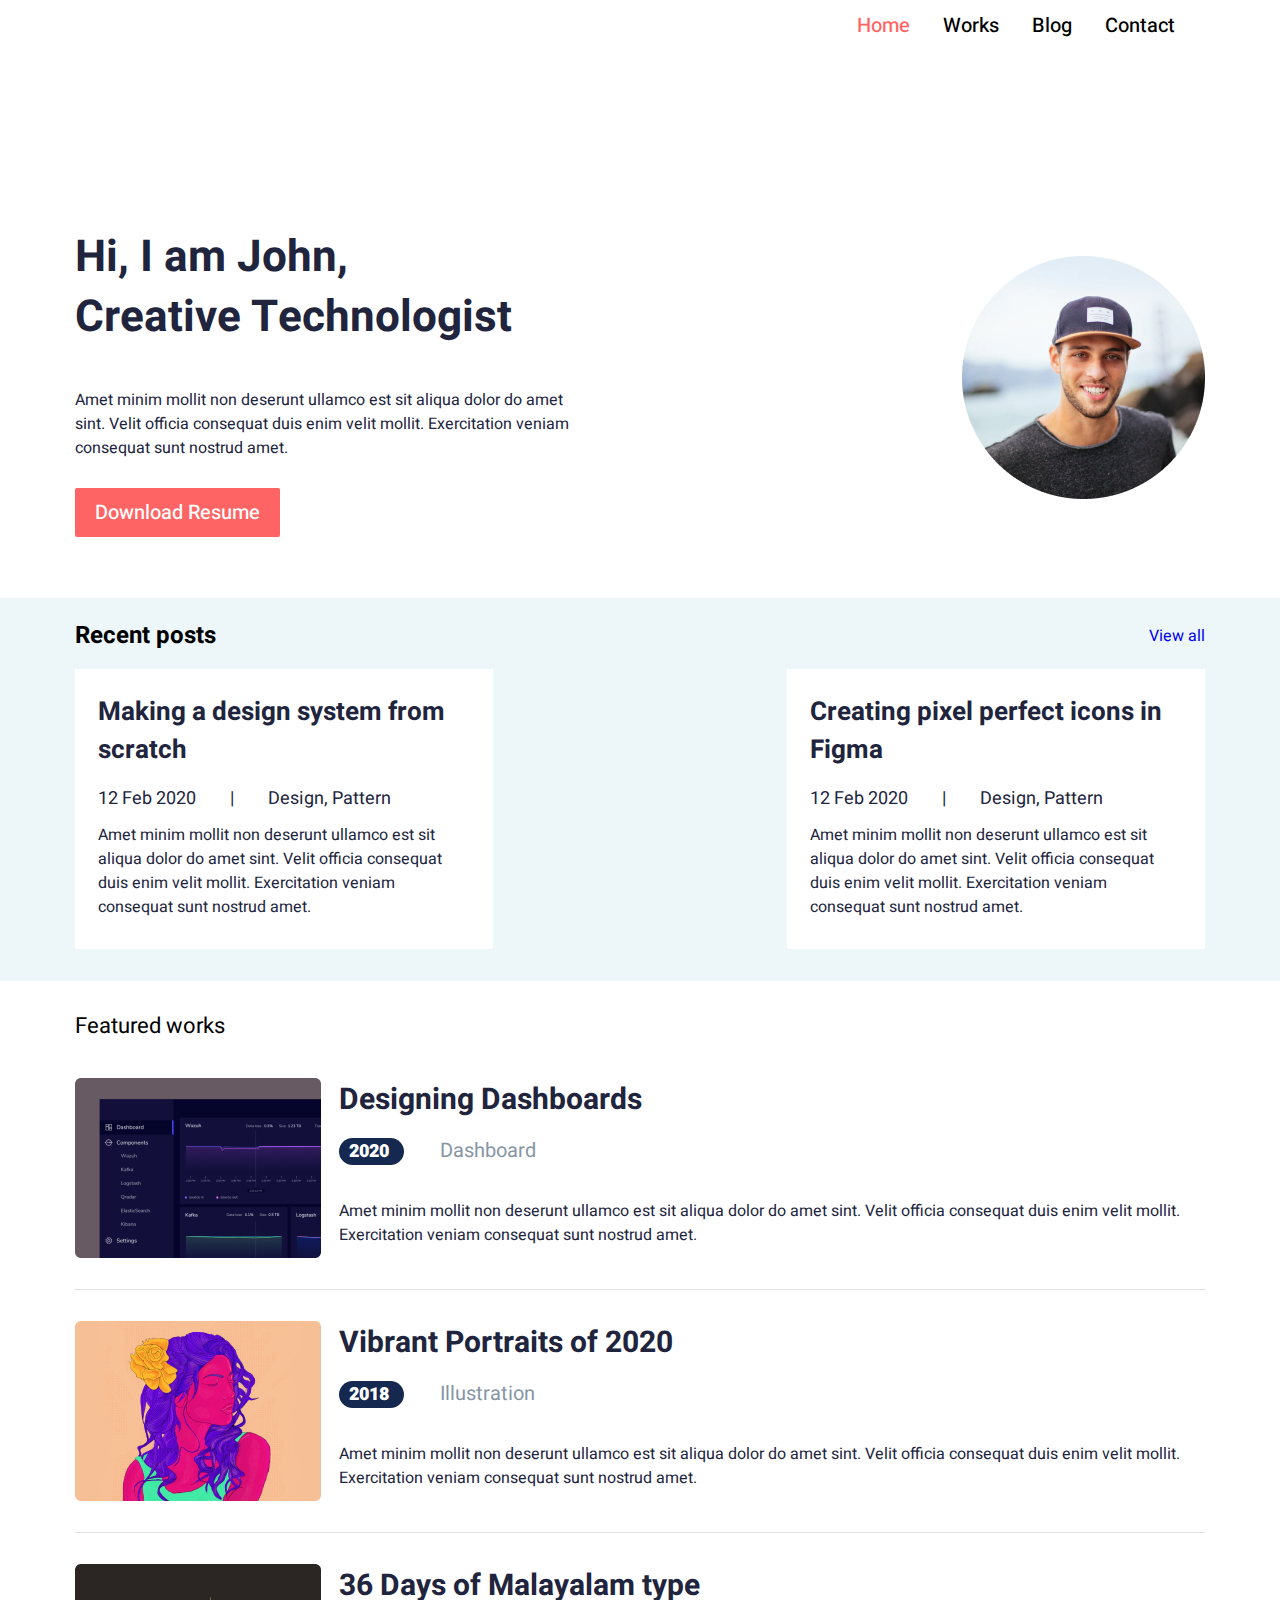
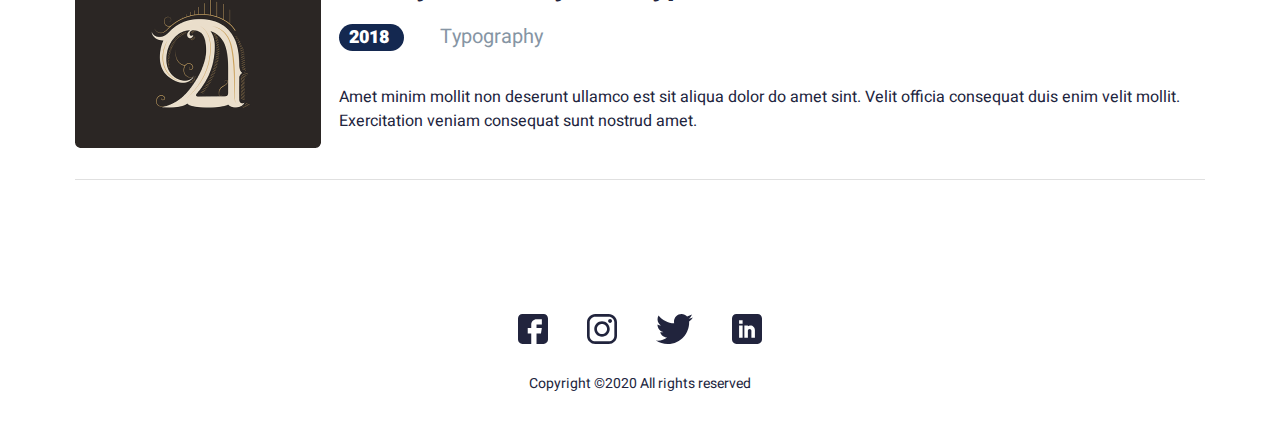
<file: index.html>
<!DOCTYPE html>
<html lang="en">
<head>
    <meta charset="UTF-8">
    <meta http-equiv="X-UA-Compatible" content="IE=edge">
    <meta name="viewport" content="width=device-width, initial-scale=1.0">
    <title>John-Page</title>
    <link href="https://fonts.googleapis.com/css2?family=Heebo:wght@400;500;700;900&display=swap" rel="stylesheet">
    <link rel="stylesheet" href="./css/style.css">
</head>
<body>
    
    <header class="header">
        <div class="container">
            <div class="header__wrapper">
                <div class="header__menu menu">
                    <div class="menu__icon">
                        <span></span>
                    </div>
                    <nav class="menu__body">
                        <ul class="menu__list">
                            <li class="menu__item">
                                <a class="menu__link" href="./index.html">
                                    Home
                                </a>
                            </li>
                            <li class="menu__item">
                                <a class="menu__link" href="./work.html">
                                    Works   
                                </a>
                            </li>
                            <li class="menu__item">
                                <a class="menu__link" href="./blog.html">
                                    Blog
                                </a>
                            </li>
                            <li class="menu__item">
                                <a class="menu__link" href="./contact.html">
                                    Contact
                                </a>
                            </li>
                        </ul>
                    </nav>
                </div>
            </div>
        </div>
    </header>

    <section class="hero">
        <div class="container">
            <div class="hero__wrapper">
                <div class="hero__content">
                    <h1 class="hero__title">
                        Hi, I am John,
                        Creative Technologist
                    </h1>
                    <p class="hero__descr">
                        Amet minim mollit non deserunt ullamco est sit aliqua dolor do amet sint. Velit officia consequat duis enim velit mollit. Exercitation veniam consequat sunt nostrud amet.
                    </p>
                    <a href="#" class="btn">
                        Download Resume
                    </a>
                </div>
                <img src="./img/logo_photo.png" class="hero__img"></img>
            </div>
        </div>
    </section>

    <section class="post">
        <div class="container">
            <div class="post__header">
                <h2 class="post__header-title">
                    Recent posts
                </h2>
                <a href="./blog.html" class="post__header-link">
                    View all
                </a>
            </div>
            <div class="post__inner">
                <div class="post__inner-item">
                    <h3 class="post__item-title">
                        Making a design system from scratch
                    </h3>
                    <div class="post__item-data">
                        <span>12 Feb 2020</span>
                        <span>|</span>
                        <span>Design, Pattern</span>
                    </div>
                    <div class="post__item-text">
                        <p>
                            Amet minim mollit non deserunt ullamco est sit aliqua dolor do amet sint. Velit officia consequat duis enim velit mollit. Exercitation veniam consequat sunt nostrud amet.
                        </p>
                    </div>
                </div>
                <div class="post__inner-item">
                    <h3 class="post__item-title">
                        Creating pixel perfect icons in Figma
                    </h3>
                    <div class="post__item-data">
                        <span>12 Feb 2020</span>
                        <span>|</span>
                        <span>Design, Pattern</span>
                    </div>
                    <div class="post__item-text">
                        <p>
                            Amet minim mollit non deserunt ullamco est sit aliqua dolor do amet sint. Velit officia consequat duis enim velit mollit. Exercitation veniam consequat sunt nostrud amet.
                        </p>
                    </div>
                </div>
            </div>
        </div>
    </section>

    <section class="works">
        <div class="container">
            <div class="works__wrapper">
                <h2 class="works__title">
                    Featured works
                </h2>

                <div class="works__item pt--none">
                    <img src="./img/home1.png" alt="" class="works__item-img">
                    <div class="works__item-content">
                        <a href="./work-detail.html" class="works__item-title">
                            Designing Dashboards
                        </a>
                        <div class="works__item-descr">
                            <span>
                                2020
                            </span>
                            <span>
                                Dashboard
                            </span>
                        </div>
                        <div class="works__item-text">
                            <p>
                                Amet minim mollit non deserunt ullamco est sit aliqua dolor do amet sint. Velit officia consequat duis enim velit mollit. Exercitation veniam consequat sunt nostrud amet.
                            </p>
                        </div>
                    </div>
                </div>
                <div class="works__item">
                    <img src="./img/home2.png" alt="" class="works__item-img">
                    <div class="works__item-content">
                        <a href="./work-detail.html" class="works__item-title">
                            Vibrant Portraits of 2020
                        </a>
                        <div class="works__item-descr">
                            <span>
                                2018
                            </span>
                            <span>
                                Illustration
                            </span>
                        </div>
                        <div class="works__item-text">
                            <p>
                                Amet minim mollit non deserunt ullamco est sit aliqua dolor do amet sint. Velit officia consequat duis enim velit mollit. Exercitation veniam consequat sunt nostrud amet.
                            </p>
                        </div>
                    </div>
                </div>
                <div class="works__item">
                    <img src="./img/home3.png" alt="" class="works__item-img">
                    <div class="works__item-content">
                        <a href="./work-detail.html" class="works__item-title">
                            36 Days of Malayalam type
                        </a>
                        <div class="works__item-descr">
                            <span>
                                2018
                            </span>
                            <span>
                                Typography
                            </span>
                        </div>
                        <div class="works__item-text">
                            <p>
                                Amet minim mollit non deserunt ullamco est sit aliqua dolor do amet sint. Velit officia consequat duis enim velit mollit. Exercitation veniam consequat sunt nostrud amet.
                            </p>
                        </div>
                    </div>
                </div>
            </div>
        </div>
    </section>

    <footer class="footer">
        <div class="container">
            <div class="footer__wrapper">
                <div class="footer__social">
                    <a href="https://www.facebook.com/" class="footer__social-link">
                        <img src="./img/fb.svg" alt="" class="footer__social-img">
                    </a>
                    <a href="https://www.instagram.com/" class="footer__social-link">
                        <img src="./img/insta.svg" alt="" class="footer__social-img">
                    </a>
                    <a href="https://twitter.com/?lang=ru" class="footer__social-link">
                        <img src="./img/twi.svg" alt="" class="footer__social-img">
                    </a>
                    <a href="https://www.linkedin.com/feed/" class="footer__social-link">
                        <img src="./img/lin.svg" alt="" class="footer__social-img">
                    </a>
                </div>
                <div class="footer__copy">
                    Copyright ©2020 All rights reserved 
                </div>
            </div>
        </div>
    </footer>

    <script
  src="https://code.jquery.com/jquery-3.6.1.js"
  integrity="sha256-3zlB5s2uwoUzrXK3BT7AX3FyvojsraNFxCc2vC/7pNI="
  crossorigin="anonymous"></script>
    <script src="./js/main.js"></script>
</body>
</html>
</file>
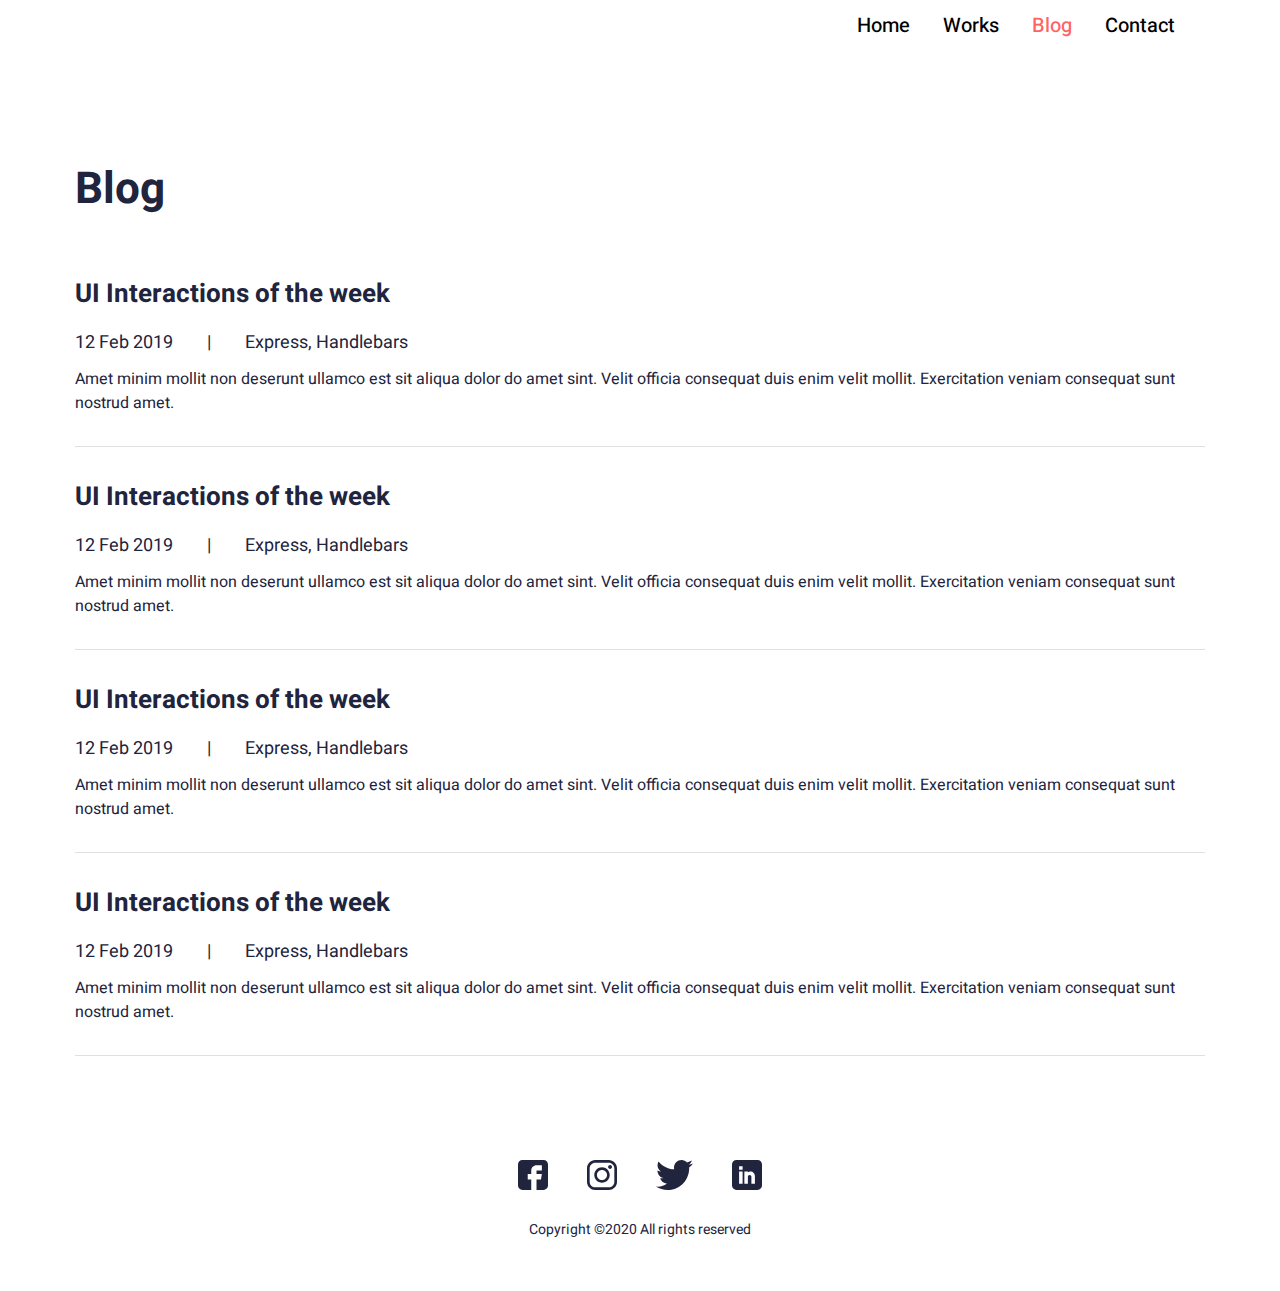
<file: blog.html>
<!DOCTYPE html>
<html lang="en">
<head>
    <meta charset="UTF-8">
    <meta http-equiv="X-UA-Compatible" content="IE=edge">
    <meta name="viewport" content="width=device-width, initial-scale=1.0">
    <title>John-Page</title>
    <link href="https://fonts.googleapis.com/css2?family=Heebo:wght@400;500;700;900&display=swap" rel="stylesheet">
    <link rel="stylesheet" href="./css/style.css">
</head>
<body>
    
    <header class="header">
        <div class="container">
            <div class="header__wrapper">
                <div class="header__menu menu">
                    <div class="menu__icon">
                        <span></span>
                    </div>
                    <nav class="menu__body">
                        <ul class="menu__list">
                            <li class="menu__item">
                                <a class="menu__link" href="./index.html">
                                    Home
                                </a>
                            </li>
                            <li class="menu__item">
                                <a class="menu__link" href="./work.html">
                                    Works   
                                </a>
                            </li>
                            <li class="menu__item">
                                <a class="menu__link" href="./blog.html">
                                    Blog
                                </a>
                            </li>
                            <li class="menu__item">
                                <a class="menu__link" href="./contact.html">
                                    Contact
                                </a>
                            </li>
                        </ul>
                    </nav>
                </div>
            </div>
        </div>
    </header>

    <section class="blog">
        <div class="container">
            <h2 class="blog__title title">
                Blog
            </h2>
            <div class="blog__inner">
                <div class="blog__item pt--none">
                    <h3 class="blog__item-title">
                        UI Interactions of the week
                    </h3>
                    <div class="blog__item-data">
                        <span>12 Feb 2019</span>
                        <span>|</span>
                        <span>Express, Handlebars</span>
                    </div>
                    <div class="blog__item-text">
                        <p>
                            Amet minim mollit non deserunt ullamco est sit aliqua dolor do amet sint. Velit officia consequat duis enim velit mollit. Exercitation veniam consequat sunt nostrud amet.
                        </p>
                    </div>
                </div>
                <div class="blog__item">
                    <h3 class="blog__item-title">
                        UI Interactions of the week
                    </h3>
                    <div class="blog__item-data">
                        <span>12 Feb 2019</span>
                        <span>|</span>
                        <span>Express, Handlebars</span>
                    </div>
                    <div class="blog__item-text">
                        <p>
                            Amet minim mollit non deserunt ullamco est sit aliqua dolor do amet sint. Velit officia consequat duis enim velit mollit. Exercitation veniam consequat sunt nostrud amet.
                        </p>
                    </div>
                </div>
                <div class="blog__item">
                    <h3 class="blog__item-title">
                        UI Interactions of the week
                    </h3>
                    <div class="blog__item-data">
                        <span>12 Feb 2019</span>
                        <span>|</span>
                        <span>Express, Handlebars</span>
                    </div>
                    <div class="blog__item-text">
                        <p>
                            Amet minim mollit non deserunt ullamco est sit aliqua dolor do amet sint. Velit officia consequat duis enim velit mollit. Exercitation veniam consequat sunt nostrud amet.
                        </p>
                    </div>
                </div>
                <div class="blog__item">
                    <h3 class="blog__item-title">
                        UI Interactions of the week
                    </h3>
                    <div class="blog__item-data">
                        <span>12 Feb 2019</span>
                        <span>|</span>
                        <span>Express, Handlebars</span>
                    </div>
                    <div class="blog__item-text">
                        <p>
                            Amet minim mollit non deserunt ullamco est sit aliqua dolor do amet sint. Velit officia consequat duis enim velit mollit. Exercitation veniam consequat sunt nostrud amet.
                        </p>
                    </div>
                </div>
            </div>
        </div>
    </section>

    <footer class="footer">
        <div class="container">
            <div class="footer__wrapper">
                <div class="footer__social">
                    <a href="https://www.facebook.com/" class="footer__social-link">
                        <img src="./img/fb.svg" alt="" class="footer__social-img">
                    </a>
                    <a href="https://www.instagram.com/" class="footer__social-link">
                        <img src="./img/insta.svg" alt="" class="footer__social-img">
                    </a>
                    <a href="https://twitter.com/?lang=ru" class="footer__social-link">
                        <img src="./img/twi.svg" alt="" class="footer__social-img">
                    </a>
                    <a href="https://www.linkedin.com/feed/" class="footer__social-link">
                        <img src="./img/lin.svg" alt="" class="footer__social-img">
                    </a>
                </div>
                <div class="footer__copy">
                    Copyright ©2020 All rights reserved 
                </div>
            </div>
        </div>
    </footer>

    <script
  src="https://code.jquery.com/jquery-3.6.1.js"
  integrity="sha256-3zlB5s2uwoUzrXK3BT7AX3FyvojsraNFxCc2vC/7pNI="
  crossorigin="anonymous"></script>
    <script src="./js/main.js"></script>
</body>
</html>
</file>
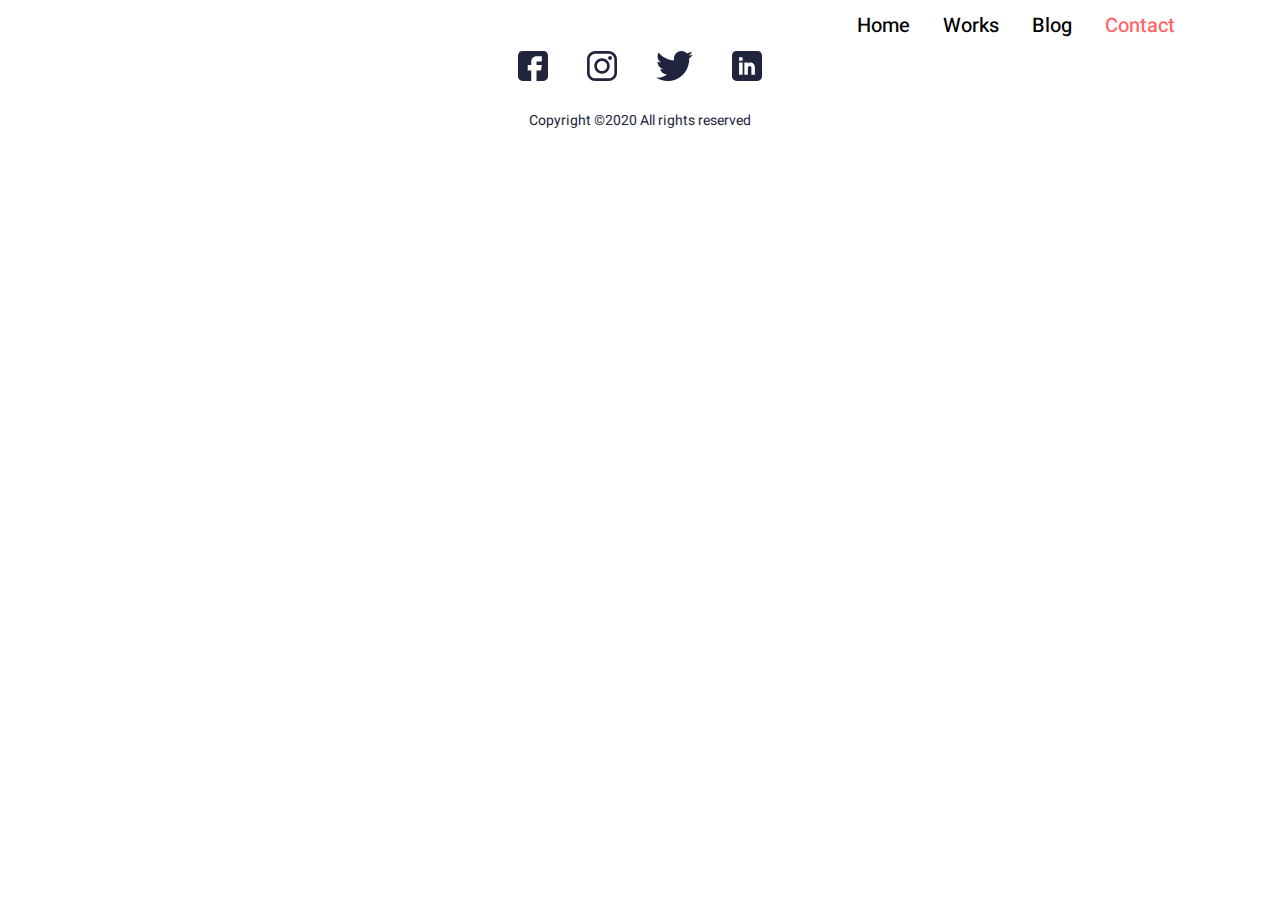
<file: contact.html>
<!DOCTYPE html>
<html lang="en">
<head>
    <meta charset="UTF-8">
    <meta http-equiv="X-UA-Compatible" content="IE=edge">
    <meta name="viewport" content="width=device-width, initial-scale=1.0">
    <title>John-Page</title>
    <link href="https://fonts.googleapis.com/css2?family=Heebo:wght@400;500;700;900&display=swap" rel="stylesheet">
    <link rel="stylesheet" href="./css/style.css">
</head>
<body>
    
    <header class="header">
        <div class="container">
            <div class="header__wrapper">
                <div class="header__menu menu">
                    <div class="menu__icon">
                        <span></span>
                    </div>
                    <nav class="menu__body">
                        <ul class="menu__list">
                            <li class="menu__item">
                                <a class="menu__link" href="./index.html">
                                    Home
                                </a>
                            </li>
                            <li class="menu__item">
                                <a class="menu__link" href="./work.html">
                                    Works   
                                </a>
                            </li>
                            <li class="menu__item">
                                <a class="menu__link" href="./blog.html">
                                    Blog
                                </a>
                            </li>
                            <li class="menu__item">
                                <a class="menu__link" href="./contact.html">
                                    Contact
                                </a>
                            </li>
                        </ul>
                    </nav>
                </div>
            </div>
        </div>
    </header>


    <footer class="footer">
        <div class="container">
            <div class="footer__wrapper">
                <div class="footer__social">
                    <a href="https://www.facebook.com/" class="footer__social-link">
                        <img src="./img/fb.svg" alt="" class="footer__social-img">
                    </a>
                    <a href="https://www.instagram.com/" class="footer__social-link">
                        <img src="./img/insta.svg" alt="" class="footer__social-img">
                    </a>
                    <a href="https://twitter.com/?lang=ru" class="footer__social-link">
                        <img src="./img/twi.svg" alt="" class="footer__social-img">
                    </a>
                    <a href="https://www.linkedin.com/feed/" class="footer__social-link">
                        <img src="./img/lin.svg" alt="" class="footer__social-img">
                    </a>
                </div>
                <div class="footer__copy">
                    Copyright ©2020 All rights reserved 
                </div>
            </div>
        </div>
    </footer>

    <script
  src="https://code.jquery.com/jquery-3.6.1.js"
  integrity="sha256-3zlB5s2uwoUzrXK3BT7AX3FyvojsraNFxCc2vC/7pNI="
  crossorigin="anonymous"></script>
    <script src="./js/main.js"></script>
</body>
</html>
</file>
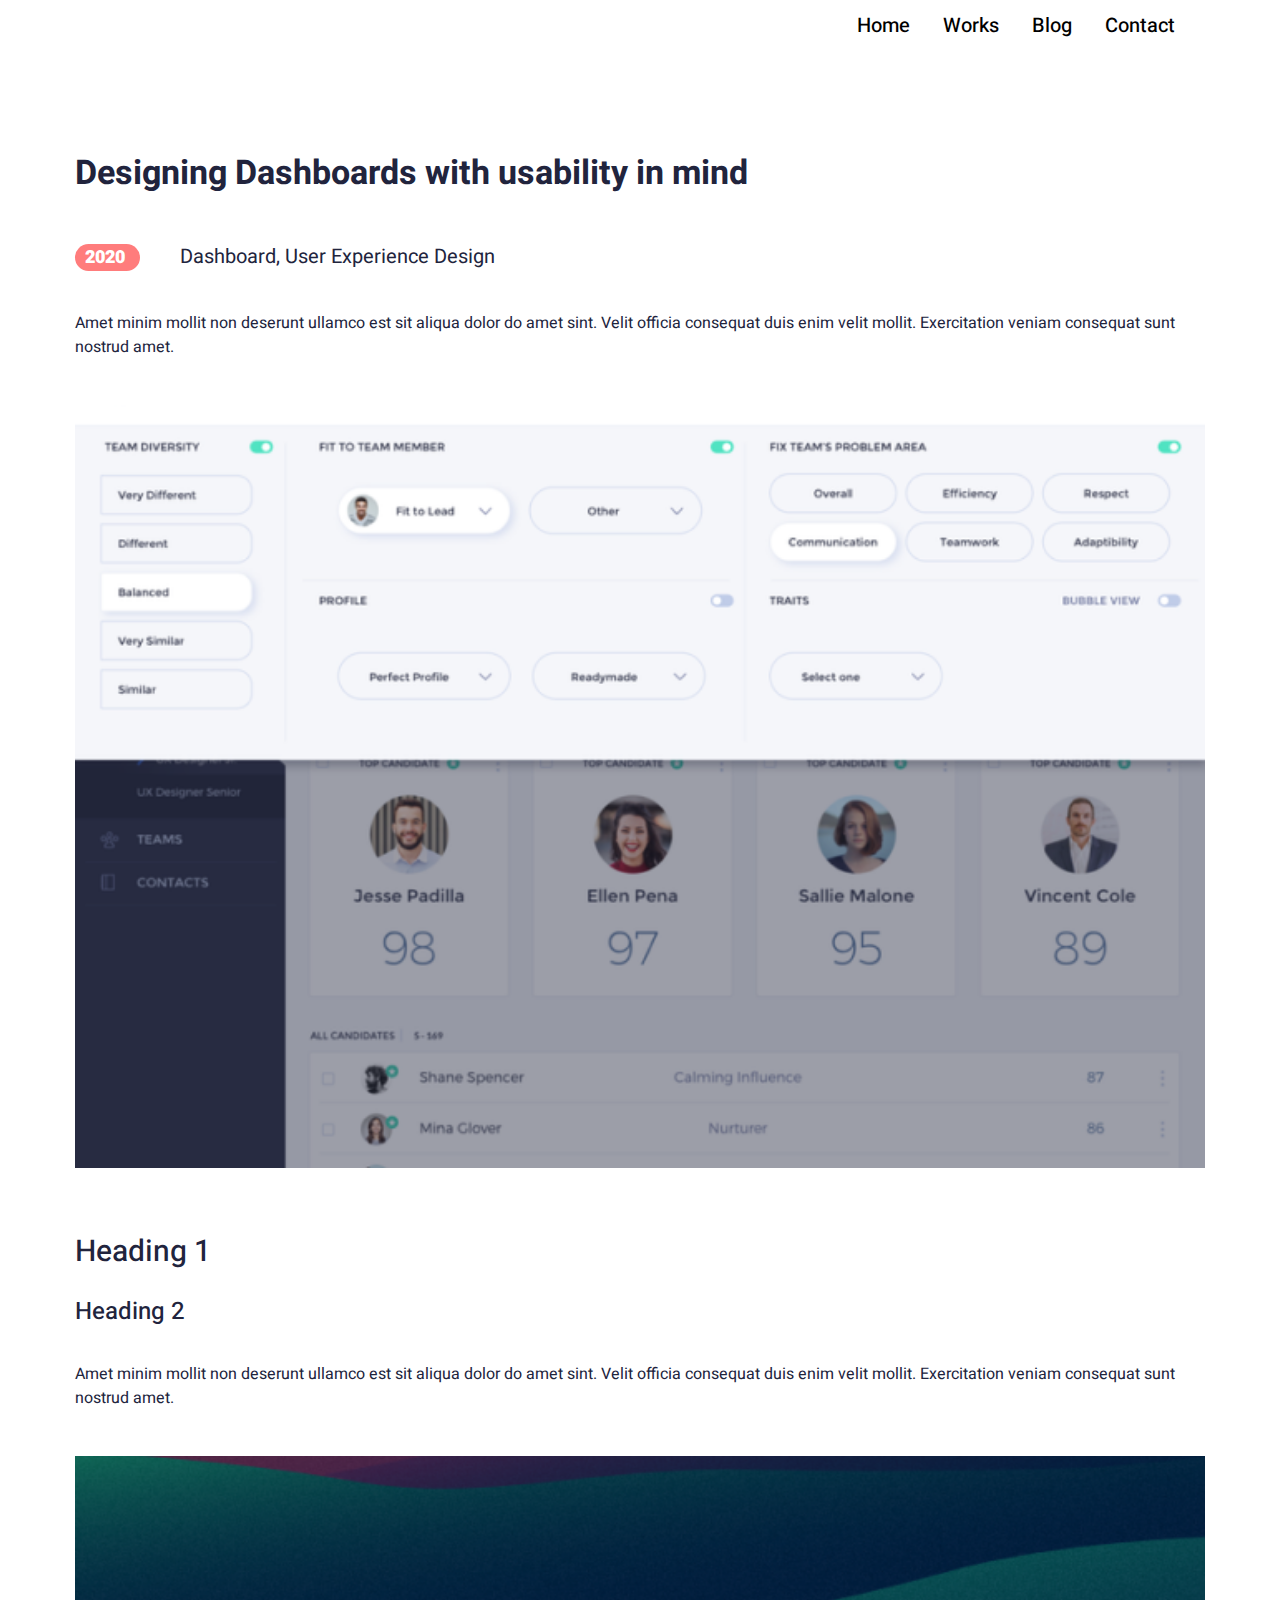
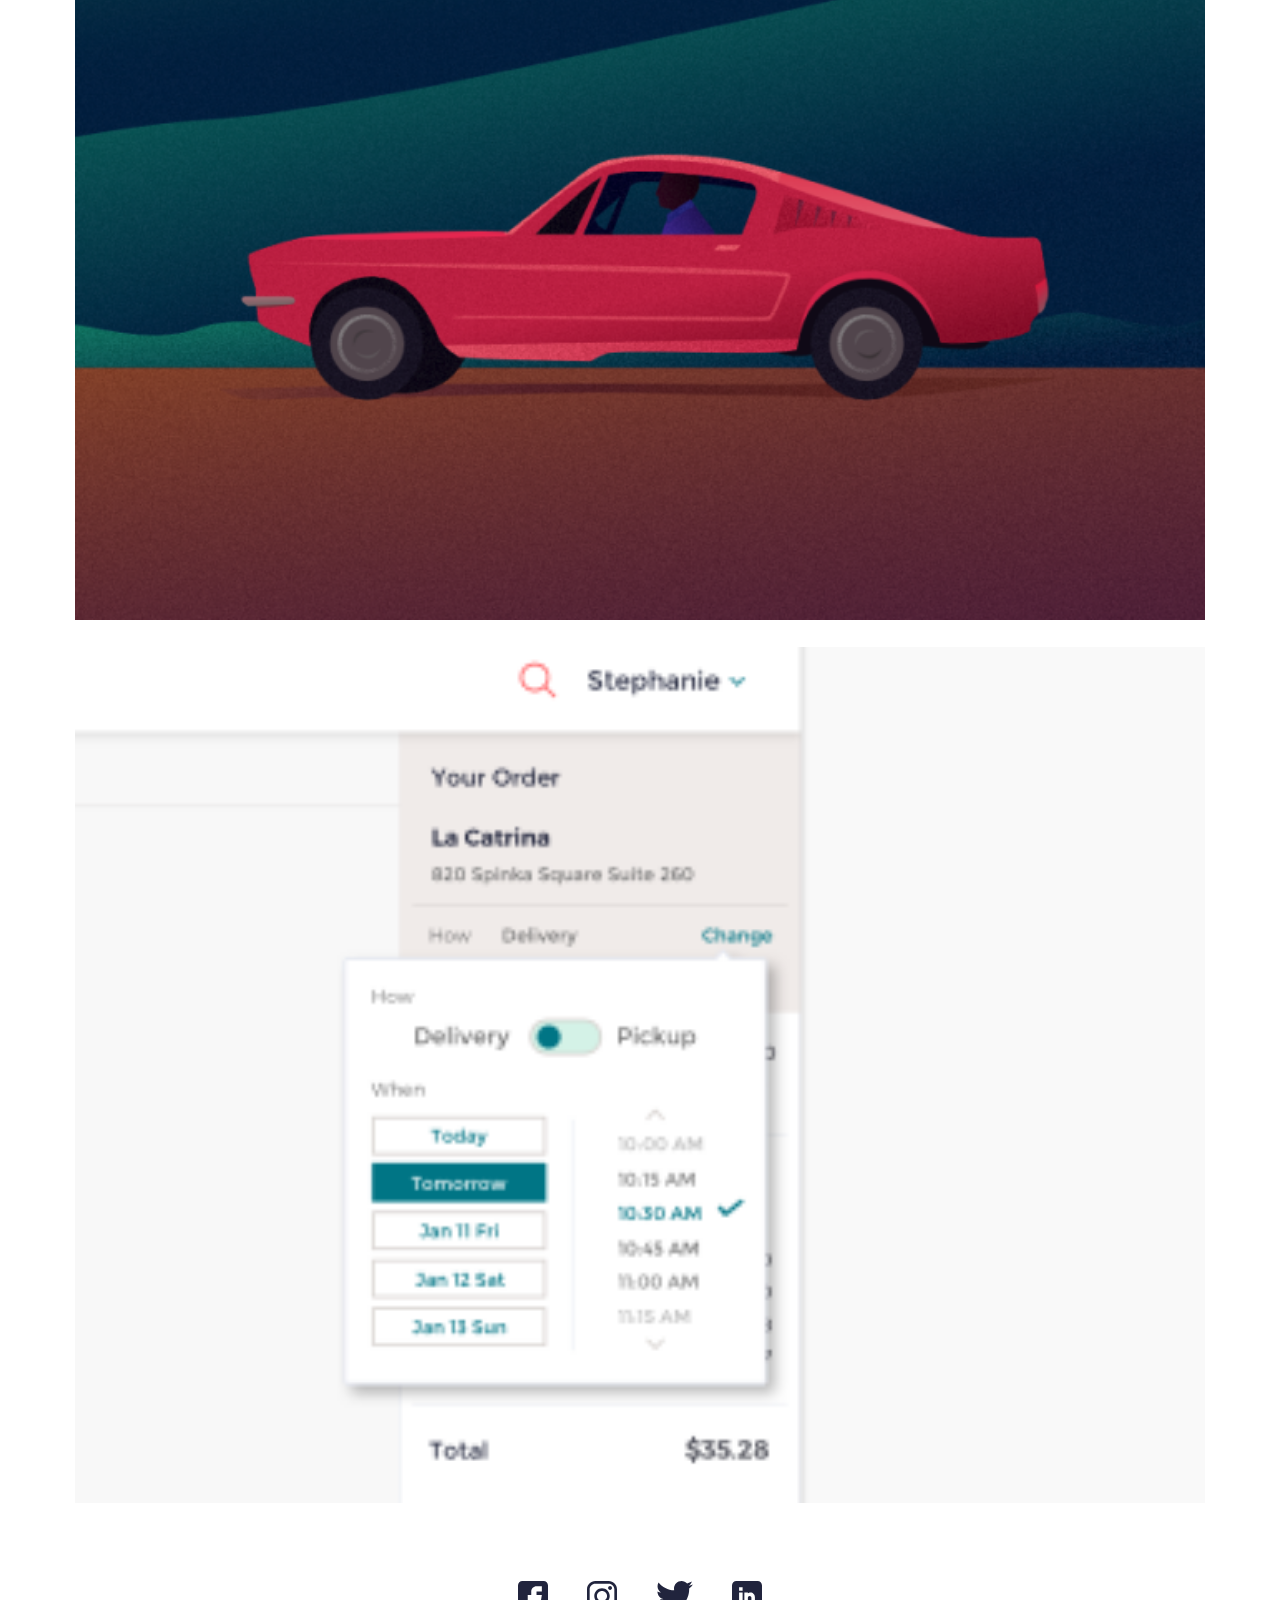
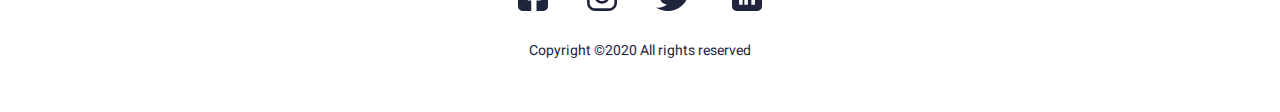
<file: work-detail.html>
<!DOCTYPE html>
<html lang="en">
<head>
    <meta charset="UTF-8">
    <meta http-equiv="X-UA-Compatible" content="IE=edge">
    <meta name="viewport" content="width=device-width, initial-scale=1.0">
    <title>John-Page</title>
    <link href="https://fonts.googleapis.com/css2?family=Heebo:wght@400;500;700;900&display=swap" rel="stylesheet">
    <link rel="stylesheet" href="./css/style.css">
</head>
<body>
    
    <header class="header">
        <div class="container">
            <div class="header__wrapper">
                <div class="header__menu menu">
                    <div class="menu__icon">
                        <span></span>
                    </div>
                    <nav class="menu__body">
                        <ul class="menu__list">
                            <li class="menu__item">
                                <a class="menu__link" href="./index.html">
                                    Home
                                </a>
                            </li>
                            <li class="menu__item">
                                <a class="menu__link" href="./work.html">
                                    Works   
                                </a>
                            </li>
                            <li class="menu__item">
                                <a class="menu__link" href="./blog.html">
                                    Blog
                                </a>
                            </li>
                            <li class="menu__item">
                                <a class="menu__link" href="./contact.html">
                                    Contact
                                </a>
                            </li>
                        </ul>
                    </nav>
                </div>
            </div>
        </div>
    </header>

    <section class="detail">
        <div class="container">
            <div class="detail__wrapper">
                <h2 class="detail__title title">
                    Designing Dashboards with usability in mind
                </h2>
                <div class="detail__descr">
                    <span>
                        2020
                    </span>
                    <span>
                        Dashboard, User Experience Design
                    </span>
                </div>
                <div class="detail__text">
                    <p>
                        Amet minim mollit non deserunt ullamco est sit aliqua dolor do amet sint. Velit officia consequat duis enim velit mollit. Exercitation veniam consequat sunt nostrud amet.
                    </p>
                </div>
                <img src="./img/Rectangle 4.png" alt="" class="detail__img">
                <h3 class="detail__title-1">
                    Heading 1
                </h3>
                <h4 class="detail__title-2">
                    Heading 2
                </h4>
                <div class="detail__text">
                    <p>
                        Amet minim mollit non deserunt ullamco est sit aliqua dolor do amet sint. Velit officia consequat duis enim velit mollit. Exercitation veniam consequat sunt nostrud amet.
                    </p>
                </div>
                <img src="./img/home7.png" alt="" class="detail__img m--bottom">
                <img src="./img/home8.png" alt="" class="detail__img">
            </div>
        </div>
    </section>

    <footer class="footer">
        <div class="container">
            <div class="footer__wrapper">
                <div class="footer__social">
                    <a href="https://www.facebook.com/" class="footer__social-link">
                        <img src="./img/fb.svg" alt="" class="footer__social-img">
                    </a>
                    <a href="https://www.instagram.com/" class="footer__social-link">
                        <img src="./img/insta.svg" alt="" class="footer__social-img">
                    </a>
                    <a href="https://twitter.com/?lang=ru" class="footer__social-link">
                        <img src="./img/twi.svg" alt="" class="footer__social-img">
                    </a>
                    <a href="https://www.linkedin.com/feed/" class="footer__social-link">
                        <img src="./img/lin.svg" alt="" class="footer__social-img">
                    </a>
                </div>
                <div class="footer__copy">
                    Copyright ©2020 All rights reserved 
                </div>
            </div>
        </div>
    </footer>
    <script
  src="https://code.jquery.com/jquery-3.6.1.js"
  integrity="sha256-3zlB5s2uwoUzrXK3BT7AX3FyvojsraNFxCc2vC/7pNI="
  crossorigin="anonymous"></script>
    <script src="./js/main.js"></script>
</body>
</html>
</file>
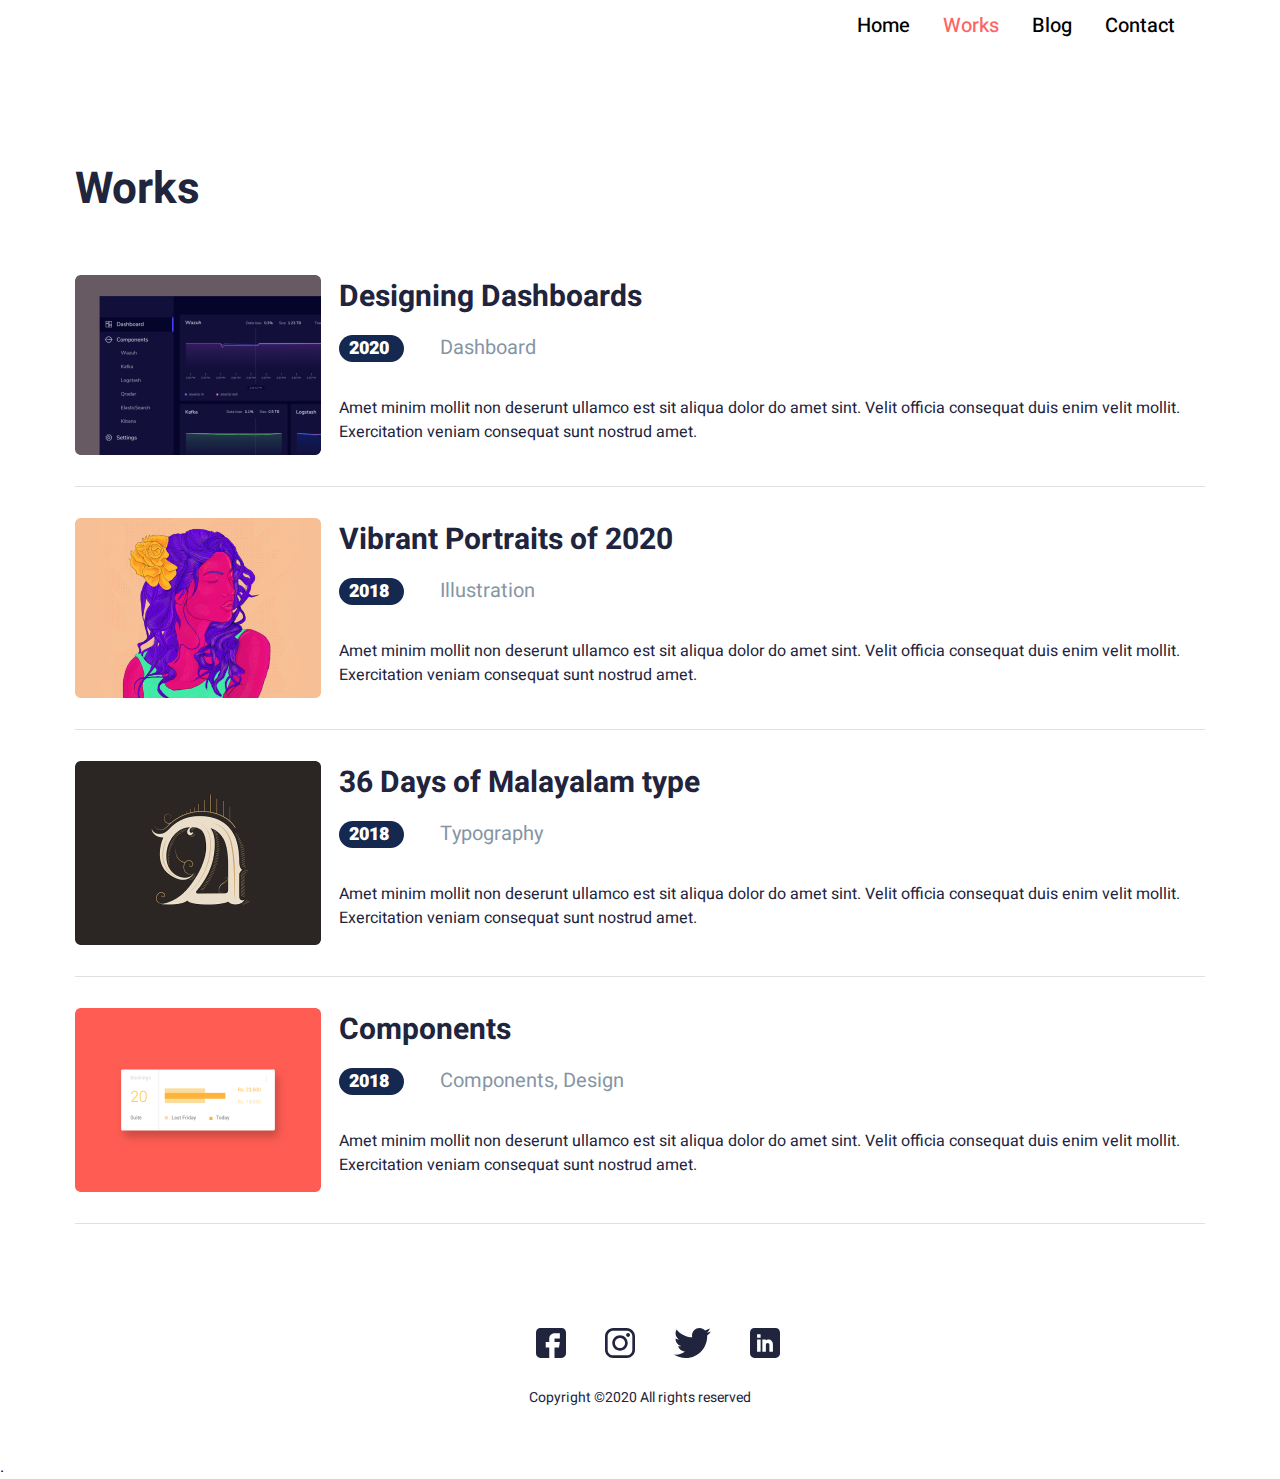
<file: work.html>
<!DOCTYPE html>
<html lang="en">
<head>
    <meta charset="UTF-8">
    <meta http-equiv="X-UA-Compatible" content="IE=edge">
    <meta name="viewport" content="width=device-width, initial-scale=1.0">
    <title>John-Page</title>
    <link href="https://fonts.googleapis.com/css2?family=Heebo:wght@400;500;700;900&display=swap" rel="stylesheet">
    <link rel="stylesheet" href="./css/style.css">
</head>
<body>
    
    <header class="header">
        <div class="container">
            <div class="header__wrapper">
                <div class="header__menu menu">
                    <div class="menu__icon">
                        <span></span>
                    </div>
                    <nav class="menu__body">
                        <ul class="menu__list">
                            <li class="menu__item">
                                <a class="menu__link" href="./index.html">
                                    Home
                                </a>
                            </li>
                            <li class="menu__item">
                                <a class="menu__link" href="./work.html">
                                    Works   
                                </a>
                            </li>
                            <li class="menu__item">
                                <a class="menu__link" href="./blog.html">
                                    Blog
                                </a>
                            </li>
                            <li class="menu__item">
                                <a class="menu__link" href="./contact.html">
                                    Contact
                                </a>
                            </li>
                        </ul>
                    </nav>
                </div>
            </div>
        </div>
    </header>

    <section class="works work__page">
        <div class="container">
            <div class="works__wrapper">
                <h2 class="works__title work__title title">
                    Works
                </h2>

                <div class="works__item pt--none">
                    <img src="./img/home1.png" alt="" class="works__item-img">
                    <div class="works__item-content">
                        <a href="./work-detail.html" class="works__item-title">
                            Designing Dashboards
                        </a>
                        <div class="works__item-descr">
                            <span>
                                2020
                            </span>
                            <span>
                                Dashboard
                            </span>
                        </div>
                        <div class="works__item-text">
                            <p>
                                Amet minim mollit non deserunt ullamco est sit aliqua dolor do amet sint. Velit officia consequat duis enim velit mollit. Exercitation veniam consequat sunt nostrud amet.
                            </p>
                        </div>
                    </div>
                </div>
                <div class="works__item">
                    <img src="./img/home2.png" alt="" class="works__item-img">
                    <div class="works__item-content">
                        <a href="./work-detail.html" class="works__item-title">
                            Vibrant Portraits of 2020
                        </a>
                        <div class="works__item-descr">
                            <span>
                                2018
                            </span>
                            <span>
                                Illustration
                            </span>
                        </div>
                        <div class="works__item-text">
                            <p>
                                Amet minim mollit non deserunt ullamco est sit aliqua dolor do amet sint. Velit officia consequat duis enim velit mollit. Exercitation veniam consequat sunt nostrud amet.
                            </p>
                        </div>
                    </div>
                </div>
                <div class="works__item">
                    <img src="./img/home3.png" alt="" class="works__item-img">
                    <div class="works__item-content">
                        <a href="./work-detail.html" class="works__item-title">
                            36 Days of Malayalam type
                        </a>
                        <div class="works__item-descr">
                            <span>
                                2018
                            </span>
                            <span>
                                Typography
                            </span>
                        </div>
                        <div class="works__item-text">
                            <p>
                                Amet minim mollit non deserunt ullamco est sit aliqua dolor do amet sint. Velit officia consequat duis enim velit mollit. Exercitation veniam consequat sunt nostrud amet.
                            </p>
                        </div>
                    </div>
                </div>
                <div class="works__item">
                    <img src="./img/home4.png" alt="" class="works__item-img">
                    <div class="works__item-content">
                        <a href="./work-detail.html" class="works__item-title">
                            Components
                        <a/>
                        <div class="works__item-descr">
                            <span>
                                2018
                            </span>
                            <span>
                                Components, Design
                            </span>
                        </div>
                        <div class="works__item-text">
                            <p>
                                Amet minim mollit non deserunt ullamco est sit aliqua dolor do amet sint. Velit officia consequat duis enim velit mollit. Exercitation veniam consequat sunt nostrud amet.
                            </p>
                        </div>
                    </div>
                </div>
            </div>
        </div>
    </section>

    <footer class="footer">
        <div class="container">
            <div class="footer__wrapper">
                <div class="footer__social">
                    <a href="https://www.facebook.com/" class="footer__social-link">
                        <img src="./img/fb.svg" alt="" class="footer__social-img">
                    </a>
                    <a href="https://www.instagram.com/" class="footer__social-link">
                        <img src="./img/insta.svg" alt="" class="footer__social-img">
                    </a>
                    <a href="https://twitter.com/?lang=ru" class="footer__social-link">
                        <img src="./img/twi.svg" alt="" class="footer__social-img">
                    </a>
                    <a href="https://www.linkedin.com/feed/" class="footer__social-link">
                        <img src="./img/lin.svg" alt="" class="footer__social-img">
                    </a>
                </div>
                <div class="footer__copy">
                    Copyright ©2020 All rights reserved 
                </div>
            </div>
        </div>
    </footer>

    <script
  src="https://code.jquery.com/jquery-3.6.1.js"
  integrity="sha256-3zlB5s2uwoUzrXK3BT7AX3FyvojsraNFxCc2vC/7pNI="
  crossorigin="anonymous"></script>
    <script src="./js/main.js"></script>.
</body>
</html>
</file>
<file: css/style.css>
*,
*::before,
*::after {
    padding: 0;
    margin: 0;
    border: 0;
    box-sizing: border-box;
}

body {
    padding: 0;
    margin: 0;
    box-sizing: border-box;
    height: 100%;
    line-height: 1;
    font-size: 16px;
    font-family: 'Heebo', sans-serif;
}

body._lock {
    overflow: hidden;
}

img {
    max-width: 100%;
}

h1, h2, h3, h4, h5, h6, p {
    padding: 0;
    margin: 0;
}

a {
    text-decoration: none;
}

ul,
ol,
li {
    list-style: none;
}

button {
    cursor: pointer;
}

.container {
    max-width: 1140px;
    width: 90%;
    padding-left: 5px;
    padding-right: 5px;
    margin: 0 auto;
}

.title {
    font-weight: 700;
    font-size: 44px;
    line-height: 60px;
    color: #21243D;
    margin-bottom: 55px;
}

.header {
    position: fixed;
    top: 0;
    left: 0;
    width: 100%;
    z-index: 10;
    background-color: #fff;
}

.header__wrapper {
    display: flex;
    padding: 0 30px;
    min-height: 50px;
    align-items: center;
    justify-content: flex-end;
}

.menu__icon {
    display: none;
}

.menu__list > li {
    margin: 0 0 0 33px;
}

.menu__link {
    font-weight: 500;
    font-size: 20px;
    line-height: 29px;
    text-align: right;
    color: #000000;
    transition: all .3s ease;
}

.menu__link:is(:link, :active, :visited).active {
    color: #FF6464;
}

.menu__link:hover {
    color: #FF6464;
}

.hero   {
    padding: 228px 0 71px 0;
}

.hero__wrapper {
    display: flex;
    align-items: center;
    justify-content: space-between;
}

.hero__content {
    max-width: 500px;
    margin-right: 20px;
}

.hero__title {
    font-weight: 700;
    font-size: 44px;
    line-height: 60px;
    color: #21243D;
    margin-bottom: 40px;
    max-width: 445px;
}

.hero__descr {
    font-weight: 400;
    font-size: 16px;
    line-height: 24px;
    color: #21243D;
    max-width: 497px;
    margin-bottom: 38px;
}

.btn {
    width: 208px;
    height: 47px;
    background-color: #FF6464;
    border-radius: 2px;
    padding: 10px 20px;
    font-weight: 500;
    font-size: 20px;
    line-height: 29px;
    color: #FFFFFF;;
}

.post {
    padding: 26px 0 32px 0;
    background-color: rgba(237, 247, 250, 1);
}

.post__header {
    display: flex;
    justify-content: space-between;
    align-items: center;
    margin-bottom: 21px;
}

.post__inner {
    display: flex;
    justify-content: space-between;
    align-items: center;
}

.post__inner .post__inner-item + .post__inner-item {
    margin-left: 20px;
}

.post__inner-item {
    background-color: #fff;
    flex-basis: 418px;
    max-width: 418px;
    padding: 24px 21px 30px 23px;
}

.post__item-title,
.blog__item-title {
    max-width: 374px;
    font-weight: 700;
    font-size: 26px;
    line-height: 38px;
    color: #21243D;
    margin-bottom: 17px;
}

.post__item-data,
.blog__item-data {
    margin-bottom: 11px;
}

.post__item-data  span,
.blog__item-data span {
    font-weight: 400;
    font-size: 18px;
    line-height: 26px;
    color: #21243D;
}

.post__item-data  span + span,
.blog__item-data span + span,
.detail__descr span + span {
    margin-left: 30px;
}

.post__item-text p,
.blog__item-text p {
    max-width: 368px;
    font-weight: 400;
    font-size: 16px;
    line-height: 24px;
    color: #21243D;
}

.works {
    padding: 15px 0 83px 0;
}

.works__title {
    font-weight: 400;
    font-size: 22px;
    line-height: 60px;
    margin-bottom: 22px;
}

.works__item {
    display: flex;
    padding: 31px 0;
    border-bottom: 1px solid #E0E0E0;
}


.works__item-img {
    margin-right: 18px;
}

.works__item-title {
    font-weight: 700;
    font-size: 30px;
    line-height: 44px;
    margin-bottom: 12px;
    color: #21243D;
}

.works__item-descr {
    margin-bottom: 17px;
}

.works__item-descr span + span {
    margin-left: 26px;
    background-color: inherit;
    font-weight: 400;
    font-size: 20px;
    line-height: 29px;
    color: #8695A4;
}

.works__item-descr > span {
    width: 62px;
    height: 25px;
    background-color: #142850;
    border-radius: 16px;
    padding: 0 10px;
    font-weight: 900;
    font-size: 18px;
    line-height: 60px;
    color: #fff;
}

.works__item-text p,
.detail__text p {
    font-weight: 400;
    font-size: 16px;
    line-height: 24px;
    color: #21243D;
}

/* Page Blog */

.blog,
.work__page {
    padding: 160px 0 53px 0;
}

.blog__item {
    padding: 31px 0;
    border-bottom: 1px solid #E0E0E0;
}

.blog__item-text p {
    max-width: 100%;
}
/* /Page Blog */

/* Page Works */
.work__page .title {
    font-weight: 700;
    font-size: 44px;
    line-height: 60px;
    color: #21243D;
    margin-bottom: 55px;
}
/* /Page Works */

/* Page Work-detail */

.detail {
    padding: 148px 0 27px 0;
}

.detail__wrapper {
    display: flex;
    flex-direction: column;
}

.detail__title {
    font-weight: 700;
    font-size: 34px;
    line-height: 50px;
    color: #21243D;
    margin-bottom: 30px;
}

.detail__descr {
    margin-bottom: 23px;
}

.detail__descr span {
    width: 62px;
    height: 25px;
    background: #FF7C7C;
    border-radius: 16px;
    font-weight: 900;
    font-size: 18px;
    line-height: 60px;
    color: #FFFFFF;
    padding: 0 10px;
}

.detail__descr span + span {
    font-weight: 400;
    font-size: 20px;
    line-height: 29px;
    color: #21243D;
    background-color: inherit;
}

.detail__text {
    margin-bottom: 46px;
}

.detail__title-1 {
    font-weight: 500;
    font-size: 30px;
    line-height: 60px;
    color: #21243D;
    margin-top: 54px;
}

.detail__title-2 {
    font-weight: 500;
    font-size: 24px;
    line-height: 60px;
    color: #21243D;
    margin-bottom: 20px;
}

.m--bottom {
    margin: 0 0 27px 0;
    /* margin-bottom: 27px; */
}

/* /Page Work-detail */

.footer {
    height: 182px;
    padding: 51px 0 54px 0;
}

.footer__wrapper {
    display: flex;
    flex-direction: column;
    align-items: center;
}

.footer__social {
    margin-bottom: 26px;
}

.footer__social a + a  {
    margin-left: 35px;
}

.footer__copy {
    font-weight: 400;
    font-size: 14px;
    line-height: 21px;
    text-align: center;
    color: #21243D;
}


.pt--none {
    padding-top: 0;
}

@media screen and (min-width: 767px) {
    .menu__list {
        display: flex;
        align-items: center;
    }

    .menu__list > li {
        padding: 10px 0

    }
}

@media screen and (max-width: 767px) {
    .header__wrapper {
        padding: 0;
    }

    .hero {
        padding: 85px 0 60px 0;
    }

    .menu__icon {
        display: block;
        z-index: 5;
        position: relative;
        width: 30px;
        height: 18px;
        cursor: pointer;
    }

    .menu__icon span,
    .menu__icon::before,
    .menu__icon::after {
        left: 0;
        position: absolute;
        height: 10%;
        width: 100%;
        transition: all .3s ease;
        background-color: #000;
    }

    .menu__icon::before,
    .menu__icon::after {
        content: "";
    }

    .menu__icon::before {
        top: 0;
    }

    .menu__icon::after {
        bottom: 0;
    }

    .menu__icon span {
        top: 50%;
        transform: scale(1) translate(0px, -50%);
    }

    .menu__icon._active span {
        transform: scale(0) translate(0px, -50%);
    }

    .menu__icon._active::before {
        top: 50%;
        transform: rotate(-45deg) translate(0px, -50%);
    }

    .menu__icon._active::after {
        bottom: 50%;
        transform: rotate(45deg) translate(0px, 50%);
    }

    .menu__link {
        color: #fff;
    }

    .menu__body {
        position: fixed;
        top: 0;
        left: -100%;
        width: 100%;
        height: 100%;
        background-color: rgba(0, 0, 0, 0.9);
        padding: 100px 30px 30px 30px;
        transform: left .3s ease;
        overflow: auto;
    }

    .menu__body._active {
        left: 0;
    }

    .menu__body::before {
        content: "";
        position: fixed;
        top: 0;
        left: 0;
        width: 100%;
        height: 50px;
        background-color: #fff;
        z-index: 2;
    }

    .menu__list > li {
        margin: 0 0 35px 0;
    }

    .menu__list > li:last-child {
        margin-bottom: 0;
    }

    .menu__link {
        font-size: 30px;
        padding: 15px 0;
    }

    .hero__wrapper {
        flex-direction: column;
        align-items: center;
    }

    .hero__content {
        display: flex;
        flex-direction: column;
        align-items: center;
        margin-right: 0;
    }

    .hero__img {
        order: -1;
        margin-bottom: 34px;
    }

    .hero__title {
        max-width: 100%;
        text-align: center;
        margin-bottom: 21px;
        font-size: 32px;
    }
    
    .hero__descr {
        max-width: 100%;
        text-align: center;
        margin-bottom: 27px;
    }

    .post__inner {
        flex-direction: column;
    }

    .post__inner .post__inner-item + .post__inner-item {
        margin-left: 0;
        margin-top: 20px;
    }

    .post__inner-item {
        max-width: 100%;
        flex-basis: 100%;
    }
    .works__item {
        flex-direction: column;
    }
    /* page blog */
    .blog {
        padding-top: 80px;
    }
    .blog__title {
        margin-bottom: 18px;
    }

    .blog__item {
        padding: 18px 0;
    }

    .blog__item-title {
        font-size: 26px;
        line-height: 38px;
        margin-bottom: 5px;
        max-width: 100%;
    }

    .blog__item-data {
        margin-bottom: 5px;
    }

    .blog__item-data span + span {
        margin-left: 16px;
    }

    .blog__item-data span {
        font-size: 16px;
        line-height: 24px;
    }
    /* page works */
    .works {
        padding-top: 80px;
    }
    /* page detail */
    .detail {
        padding-top: 80px;
    }
}


@media screen and (max-width: 475px) {
    .hero {
        padding: 85px 0 60px 0;
    }
    .post__header {
        justify-content: center;
    }

    .post__header-link {
        display: none;
    }
    .post__header-title {
        font-size: 18px;
        line-height: 40px;
    }

    .post__item-title {
        font-size: 22px;
        line-height: 30px;
        color: #21243D;
        margin-bottom: 12px;
    }

    .post__item-data  span + span {
        margin-left: 24px;
    }

    .post__item-data  span {
        font-size: 16px;
        line-height: 24px;
    }

    .works__item {
        padding-bottom: 17px;
    }

    .works__title {
        font-size: 18px;
        text-align: center;
        margin-bottom: 10px;
    }

    .works__item-img {
        margin-right: 0;
        margin-bottom: 17px;
    }

    .works__item-title {
        font-size: 24px;
        line-height: 30px;
        margin-bottom: 17px;
    }

    .works__item-descr {
        margin-bottom: 24px;
    }

    .works__item-descr span {
        font-size: 16px;
    }

    .works__item-descr span + span {
        font-size: 16px;
        line-height: 24px;
        margin-left: 22px;
    }
    /* page blog */
    .blog__title {
        font-size: 30px;
        margin-bottom: 10px;
    }
    /* page works */
    .works .work__title {
        font-size: 30px;
        text-align: left;
        margin-bottom: 13px;
    }

    /* page detail */
    .detail__title {
        font-size: 30px;
        line-height: 40px;
        margin-bottom: 23px;
    }

    .detail__text {
        margin-bottom: 23px;
    }

    .detail__descr span + span {
        margin-left: 15px;
        padding: 0;
    }

    .detail__title-1 {
        font-size: 26px;
        margin-top: 23px;
    }

    .detail__title-2 {
        font-size: 20px;
        margin-top: 5px;
    }
}
</file>
